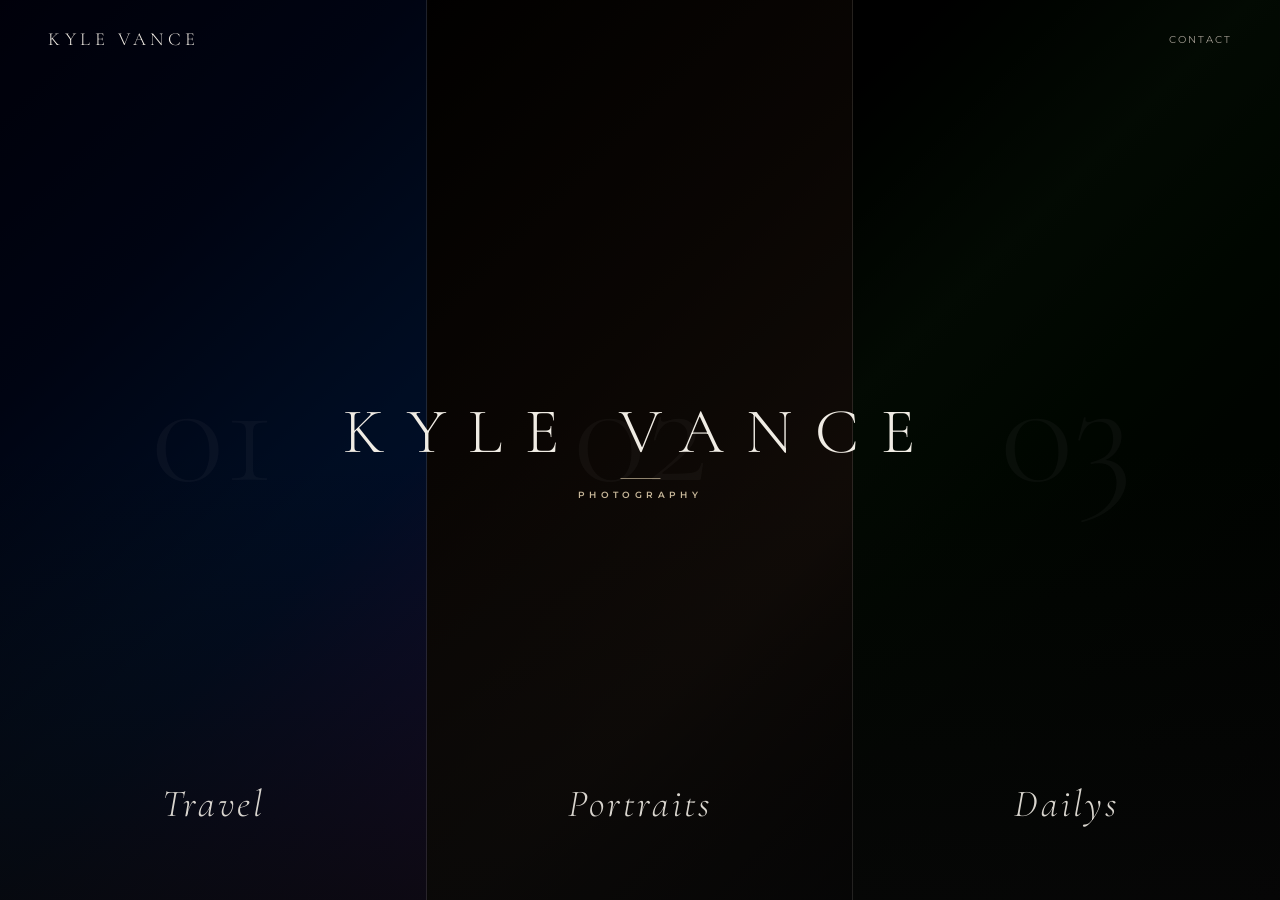
<file: index.html>
<!DOCTYPE html>
<html lang="en">
<head>
  <meta charset="UTF-8" />
  <meta name="viewport" content="width=device-width, initial-scale=1.0" />
  <title>Kyle Vance — Photography</title>
  <link rel="preconnect" href="https://fonts.googleapis.com">
  <link href="https://fonts.googleapis.com/css2?family=Cormorant+Garamond:ital,wght@0,300;0,400;1,300&family=Montserrat:wght@200;400;600&display=swap" rel="stylesheet">
  <style>
    *, *::before, *::after { box-sizing: border-box; margin: 0; padding: 0; }

    :root {
      --black: #080808;
      --white: #f0ece4;
      --gray: #a09a90;
      --accent: #c8b89a;
      --panel-transition: 0.6s cubic-bezier(0.77, 0, 0.175, 1);
    }

    html, body {
      height: 100%;
      background: var(--black);
      color: var(--white);
      font-family: 'Montserrat', sans-serif;
      overflow: hidden;
    }

    /* ── NAV ── */
    nav {
      position: fixed;
      top: 0; left: 0; right: 0;
      z-index: 100;
      display: flex;
      justify-content: space-between;
      align-items: center;
      padding: 28px 48px;
      mix-blend-mode: normal;
    }

    .nav-logo {
      font-family: 'Cormorant Garamond', serif;
      font-size: 1.15rem;
      font-weight: 300;
      letter-spacing: 0.25em;
      text-transform: uppercase;
      color: var(--white);
      text-decoration: none;
      opacity: 0;
      animation: fadeIn 1.2s 0.3s forwards;
    }

    .nav-contact {
      font-size: 0.62rem;
      font-weight: 400;
      letter-spacing: 0.2em;
      text-transform: uppercase;
      color: var(--gray);
      text-decoration: none;
      transition: color 0.3s;
      opacity: 0;
      animation: fadeIn 1.2s 0.5s forwards;
    }

    .nav-contact:hover { color: var(--white); }

    /* ── PANELS ── */
    .panels {
      display: flex;
      height: 100vh;
      width: 100%;
    }

    .panel {
      position: relative;
      flex: 1;
      overflow: hidden;
      cursor: pointer;
      transition: flex var(--panel-transition);
    }

    .panels:hover .panel { flex: 0.6; }
    .panels:hover .panel:hover { flex: 1.8; }

    .panel-bg {
      position: absolute;
      inset: 0;
      background-size: cover;
      background-position: center;
      transition: transform var(--panel-transition), filter var(--panel-transition);
      filter: brightness(0.45) contrast(1.1);
    }

    .panel:hover .panel-bg {
      transform: scale(1.04);
      filter: brightness(0.55) contrast(1.05);
    }

    /* Gradient overlays per panel */
    .panel::after {
      content: '';
      position: absolute;
      inset: 0;
      background: linear-gradient(to top, rgba(8,8,8,0.75) 0%, transparent 50%);
      pointer-events: none;
      z-index: 1;
    }

    /* Dividers */
    .panel:not(:last-child)::before {
      content: '';
      position: absolute;
      top: 0; right: 0;
      width: 1px;
      height: 100%;
      background: rgba(240,236,228,0.12);
      z-index: 10;
    }

    /* Placeholder gradient backgrounds (swap with real images) */
    #panel-travel .panel-bg {
      background-image:
        linear-gradient(135deg, #1a1a2e 0%, #16213e 30%, #0f3460 60%, #533483 100%);
    }

    #panel-portraits .panel-bg {
      background-image:
        linear-gradient(135deg, #1c1a18 0%, #2d2520 40%, #3d3028 70%, #1c1a18 100%);
    }

    #panel-dailys .panel-bg {
      background-image:
        linear-gradient(135deg, #141414 0%, #1f2d1f 30%, #162216 60%, #0d1a0d 100%);
    }

    /* Panel label */
    .panel-label {
      position: absolute;
      bottom: 52px;
      left: 0; right: 0;
      text-align: center;
      z-index: 2;
      transform: translateY(8px);
      transition: transform 0.5s cubic-bezier(0.25, 0.46, 0.45, 0.94);
    }

    .panel:hover .panel-label { transform: translateY(0); }

    .panel-label h2 {
      font-family: 'Cormorant Garamond', serif;
      font-size: clamp(1.6rem, 3vw, 2.6rem);
      font-weight: 300;
      font-style: italic;
      letter-spacing: 0.08em;
      color: var(--white);
      opacity: 0.9;
      margin-bottom: 10px;
    }

    .panel-label .panel-cta {
      display: inline-block;
      font-size: 0.58rem;
      font-weight: 600;
      letter-spacing: 0.3em;
      text-transform: uppercase;
      color: var(--accent);
      opacity: 0;
      transform: translateY(6px);
      transition: opacity 0.4s 0.1s, transform 0.4s 0.1s;
    }

    .panel:hover .panel-cta {
      opacity: 1;
      transform: translateY(0);
    }

    /* Panel number */
    .panel-num {
      position: absolute;
      top: 50%;
      left: 50%;
      transform: translate(-50%, -60%);
      z-index: 2;
      font-family: 'Cormorant Garamond', serif;
      font-size: clamp(5rem, 12vw, 10rem);
      font-weight: 300;
      color: rgba(240,236,228,0.04);
      pointer-events: none;
      transition: opacity 0.4s;
    }

    .panel:hover .panel-num { opacity: 0; }

    /* Entry animation */
    .panel {
      opacity: 0;
      animation: panelReveal 1s forwards;
    }
    #panel-travel   { animation-delay: 0.1s; }
    #panel-portraits{ animation-delay: 0.25s; }
    #panel-dailys   { animation-delay: 0.4s; }

    @keyframes panelReveal {
      from { opacity: 0; transform: scaleY(0.97); }
      to   { opacity: 1; transform: scaleY(1); }
    }

    @keyframes fadeIn {
      to { opacity: 1; }
    }

    /* Center wordmark */
    .wordmark {
      position: fixed;
      top: 50%;
      left: 50%;
      transform: translate(-50%, -50%);
      z-index: 50;
      text-align: center;
      pointer-events: none;
      opacity: 0;
      animation: wordmarkReveal 1.4s 0.6s forwards;
    }

    .wordmark h1 {
      font-family: 'Cormorant Garamond', serif;
      font-weight: 300;
      font-size: clamp(2rem, 5vw, 4rem);
      letter-spacing: 0.35em;
      text-transform: uppercase;
      color: var(--white);
      line-height: 1;
    }

    .wordmark .subtitle {
      margin-top: 10px;
      font-size: 0.55rem;
      font-weight: 600;
      letter-spacing: 0.5em;
      text-transform: uppercase;
      color: var(--accent);
    }

    .wordmark-line {
      width: 40px;
      height: 1px;
      background: var(--accent);
      margin: 14px auto 10px;
      opacity: 0.7;
    }

    @keyframes wordmarkReveal {
      from { opacity: 0; transform: translate(-50%, calc(-50% + 12px)); }
      to   { opacity: 1; transform: translate(-50%, -50%); }
    }

    /* Fade wordmark on hover */
    .panels:hover ~ .wordmark,
    .panels:has(.panel:hover) + .wordmark {
      opacity: 0 !important;
      animation: none;
    }

    /* Mobile */
    @media (max-width: 700px) {
      html, body { overflow: auto; }
      .panels { flex-direction: column; height: auto; }
      .panel { flex: none !important; height: 33.33vh; min-height: 200px; }
      .panels:hover .panel, .panels:hover .panel:hover { flex: none; }
      nav { padding: 20px 24px; }
      .wordmark { display: none; }
    }
  </style>
</head>
<body>

  <nav>
    <a class="nav-logo" href="index.html">Kyle Vance</a>
    <a class="nav-contact" href="contact.html">Contact</a>
  </nav>

  <div class="panels">

    <div class="panel" id="panel-travel" onclick="location.href='travel/index.html'">
      <div class="panel-bg"></div>
      <div class="panel-num">01</div>
      <div class="panel-label">
        <h2>Travel</h2>
        <span class="panel-cta">View Series →</span>
      </div>
    </div>

    <div class="panel" id="panel-portraits" onclick="location.href='portraits/index.html'">
      <div class="panel-bg"></div>
      <div class="panel-num">02</div>
      <div class="panel-label">
        <h2>Portraits</h2>
        <span class="panel-cta">View Series →</span>
      </div>
    </div>

    <div class="panel" id="panel-dailys" onclick="location.href='dailys/index.html'">
      <div class="panel-bg"></div>
      <div class="panel-num">03</div>
      <div class="panel-label">
        <h2>Dailys</h2>
        <span class="panel-cta">View Series →</span>
      </div>
    </div>

  </div>

  <div class="wordmark">
    <h1>Kyle Vance</h1>
    <div class="wordmark-line"></div>
    <p class="subtitle">Photography</p>
  </div>

</body>
</html>
</file>
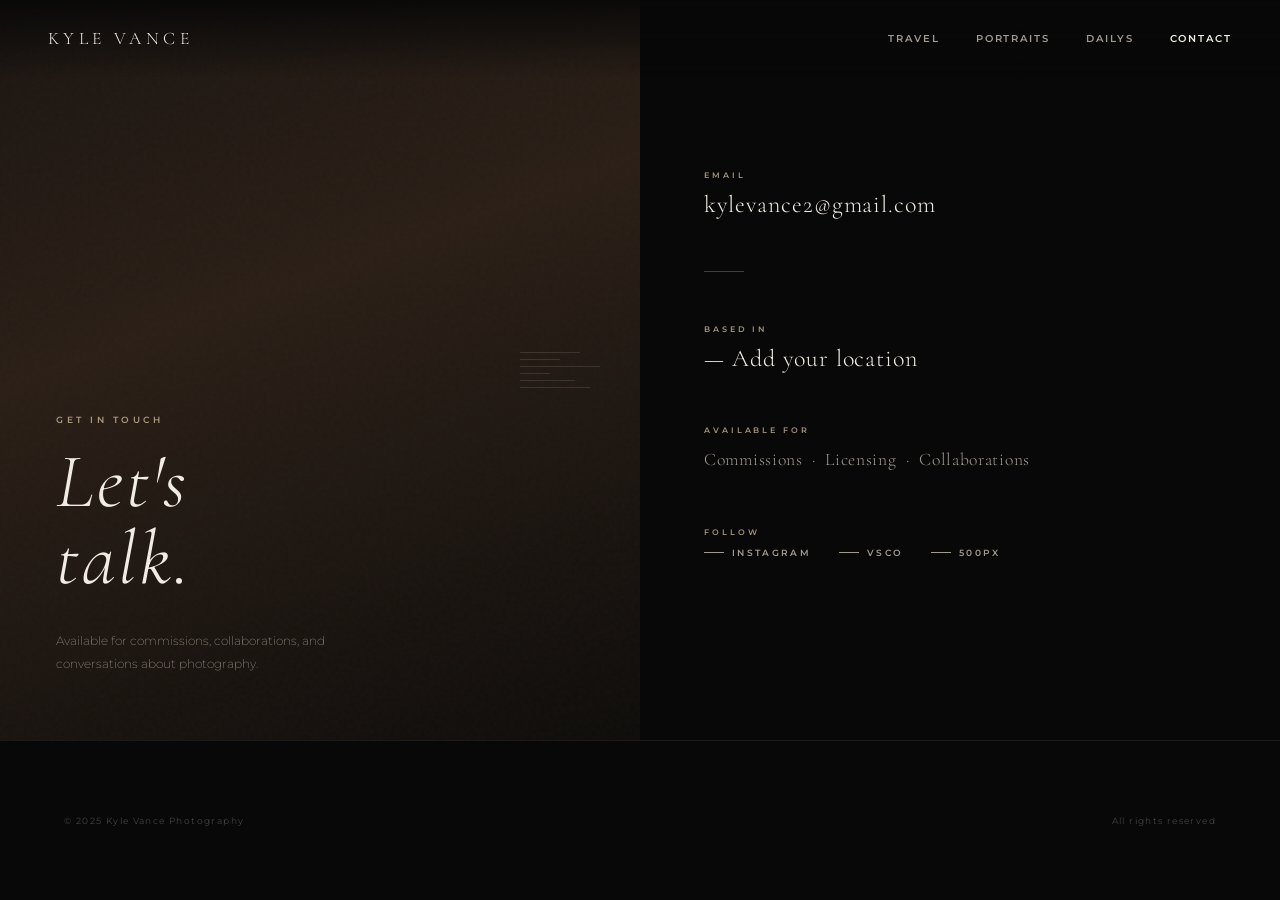
<file: contact.html>
<!DOCTYPE html>
<html lang="en">
<head>
  <meta charset="UTF-8" />
  <meta name="viewport" content="width=device-width, initial-scale=1.0" />
  <title>Contact — Kyle Vance Photography</title>
  <link rel="preconnect" href="https://fonts.googleapis.com">
  <link href="https://fonts.googleapis.com/css2?family=Cormorant+Garamond:ital,wght@0,300;0,400;1,300&family=Montserrat:wght@200;400;600&display=swap" rel="stylesheet">
  <style>
    *, *::before, *::after { box-sizing: border-box; margin: 0; padding: 0; }

    :root {
      --black: #080808;
      --white: #f0ece4;
      --gray: #a09a90;
      --accent: #c8b89a;
      --dim: #141210;
    }

    html, body {
      min-height: 100vh;
      background: var(--black);
      color: var(--white);
      font-family: 'Montserrat', sans-serif;
    }

    nav {
      position: fixed;
      top: 0; left: 0; right: 0;
      z-index: 100;
      display: flex;
      justify-content: space-between;
      align-items: center;
      padding: 28px 48px;
      background: linear-gradient(to bottom, rgba(8,8,8,0.9) 0%, transparent 100%);
    }

    .nav-logo {
      font-family: 'Cormorant Garamond', serif;
      font-size: 1.1rem;
      font-weight: 300;
      letter-spacing: 0.25em;
      text-transform: uppercase;
      color: var(--white);
      text-decoration: none;
    }

    .nav-links {
      display: flex;
      gap: 36px;
    }

    .nav-links a {
      font-size: 0.6rem;
      font-weight: 600;
      letter-spacing: 0.2em;
      text-transform: uppercase;
      color: var(--gray);
      text-decoration: none;
      transition: color 0.3s;
    }

    .nav-links a:hover,
    .nav-links a.active { color: var(--white); }

    /* ── LAYOUT ── */
    .contact-page {
      min-height: 100vh;
      display: grid;
      grid-template-columns: 1fr 1fr;
    }

    /* Left: decorative */
    .contact-left {
      position: relative;
      overflow: hidden;
      background: var(--dim);
      min-height: 50vh;
    }

    .contact-left-bg {
      position: absolute;
      inset: 0;
      background: linear-gradient(160deg, #1a1410 0%, #2a1e16 40%, #0e0c0a 100%);
    }

    .contact-left-noise {
      position: absolute;
      inset: 0;
      background-image: url("data:image/svg+xml,%3Csvg viewBox='0 0 200 200' xmlns='http://www.w3.org/2000/svg'%3E%3Cfilter id='n'%3E%3CfeTurbulence type='fractalNoise' baseFrequency='0.75' numOctaves='4' stitchTiles='stitch'/%3E%3C/filter%3E%3Crect width='100%25' height='100%25' filter='url(%23n)' opacity='0.06'/%3E%3C/svg%3E");
      opacity: 0.4;
    }

    .contact-left-content {
      position: relative;
      z-index: 2;
      height: 100%;
      display: flex;
      flex-direction: column;
      justify-content: flex-end;
      padding: 64px 56px;
    }

    .contact-left-content .eyebrow {
      font-size: 0.55rem;
      font-weight: 600;
      letter-spacing: 0.4em;
      text-transform: uppercase;
      color: var(--accent);
      margin-bottom: 16px;
      opacity: 0.8;
    }

    .contact-left-content h1 {
      font-family: 'Cormorant Garamond', serif;
      font-weight: 300;
      font-style: italic;
      font-size: clamp(3rem, 6vw, 5.5rem);
      letter-spacing: 0.04em;
      line-height: 1;
      color: var(--white);
      margin-bottom: 32px;
    }

    .contact-left-content p {
      font-size: 0.72rem;
      font-weight: 200;
      line-height: 2;
      color: var(--gray);
      max-width: 320px;
    }

    /* Decorative lines */
    .deco-lines {
      position: absolute;
      top: 50%;
      right: 40px;
      transform: translateY(-50%);
      display: flex;
      flex-direction: column;
      gap: 6px;
      opacity: 0.12;
    }

    .deco-lines span {
      display: block;
      height: 1px;
      background: var(--white);
    }

    /* Right: info */
    .contact-right {
      padding: 120px 64px 80px;
      display: flex;
      flex-direction: column;
      justify-content: center;
    }

    .contact-block {
      margin-bottom: 52px;
      opacity: 0;
      transform: translateY(16px);
      animation: blockIn 0.7s forwards;
    }

    .contact-block:nth-child(1) { animation-delay: 0.2s; }
    .contact-block:nth-child(2) { animation-delay: 0.35s; }
    .contact-block:nth-child(3) { animation-delay: 0.5s; }
    .contact-block:nth-child(4) { animation-delay: 0.65s; }

    @keyframes blockIn {
      to { opacity: 1; transform: translateY(0); }
    }

    .contact-block .block-label {
      font-size: 0.52rem;
      font-weight: 600;
      letter-spacing: 0.35em;
      text-transform: uppercase;
      color: var(--accent);
      margin-bottom: 10px;
      opacity: 0.8;
    }

    .contact-block .block-value {
      font-family: 'Cormorant Garamond', serif;
      font-size: 1.5rem;
      font-weight: 300;
      letter-spacing: 0.04em;
      color: var(--white);
    }

    .contact-block a.block-value {
      text-decoration: none;
      transition: color 0.3s;
    }

    .contact-block a.block-value:hover { color: var(--accent); }

    .contact-divider {
      width: 40px;
      height: 1px;
      background: rgba(200,184,154,0.3);
      margin-bottom: 52px;
    }

    /* Social row */
    .social-row {
      display: flex;
      gap: 28px;
      margin-top: 8px;
      opacity: 0;
      animation: blockIn 0.7s 0.75s forwards;
    }

    .social-link {
      font-size: 0.58rem;
      font-weight: 600;
      letter-spacing: 0.25em;
      text-transform: uppercase;
      color: var(--gray);
      text-decoration: none;
      transition: color 0.3s;
      display: flex;
      align-items: center;
      gap: 8px;
    }

    .social-link::before {
      content: '';
      display: block;
      width: 20px;
      height: 1px;
      background: currentColor;
      transition: width 0.3s;
    }

    .social-link:hover { color: var(--white); }
    .social-link:hover::before { width: 30px; }

    footer {
      grid-column: 1 / -1;
      border-top: 1px solid rgba(240,236,228,0.08);
      padding: 24px 64px;
      display: flex;
      justify-content: space-between;
      align-items: center;
    }

    footer p {
      font-size: 0.58rem;
      letter-spacing: 0.15em;
      color: rgba(160,154,144,0.4);
    }

    @media (max-width: 800px) {
      .contact-page { grid-template-columns: 1fr; }
      .contact-left { min-height: 40vh; }
      .contact-left-content { padding: 40px 32px; }
      .contact-right { padding: 56px 32px 64px; }
      nav { padding: 20px 24px; }
      footer { padding: 24px 32px; }
    }
  </style>
</head>
<body>

  <nav>
    <a class="nav-logo" href="index.html">Kyle Vance</a>
    <div class="nav-links">
      <a href="travel/index.html">Travel</a>
      <a href="portraits/index.html">Portraits</a>
      <a href="dailys/index.html">Dailys</a>
      <a href="contact.html" class="active">Contact</a>
    </div>
  </nav>

  <div class="contact-page">

    <div class="contact-left">
      <div class="contact-left-bg"></div>
      <div class="contact-left-noise"></div>
      <div class="deco-lines">
        <span style="width:60px"></span>
        <span style="width:40px"></span>
        <span style="width:80px"></span>
        <span style="width:30px"></span>
        <span style="width:55px"></span>
        <span style="width:70px"></span>
      </div>
      <div class="contact-left-content">
        <p class="eyebrow">Get in touch</p>
        <h1>Let's<br>talk.</h1>
        <p>Available for commissions, collaborations, and conversations about photography.</p>
      </div>
    </div>

    <div class="contact-right">

      <div class="contact-block">
        <p class="block-label">Email</p>
        <a class="block-value" href="mailto:kylevance2@gmail.com">kylevance2@gmail.com</a>
      </div>

      <div class="contact-divider"></div>

      <div class="contact-block">
        <p class="block-label">Based in</p>
        <p class="block-value">— Add your location</p>
      </div>

      <div class="contact-block">
        <p class="block-label">Available for</p>
        <p class="block-value" style="font-size:1.1rem; line-height:1.7; color: var(--gray);">
          Commissions &nbsp;·&nbsp; Licensing &nbsp;·&nbsp; Collaborations
        </p>
      </div>

      <div class="contact-block">
        <p class="block-label">Follow</p>
        <div class="social-row">
          <!-- Update these href links with your actual profiles -->
          <a class="social-link" href="#" target="_blank">Instagram</a>
          <a class="social-link" href="#" target="_blank">VSCO</a>
          <a class="social-link" href="#" target="_blank">500px</a>
        </div>
      </div>

    </div>

    <footer>
      <p>© 2025 Kyle Vance Photography</p>
      <p>All rights reserved</p>
    </footer>

  </div>

</body>
</html>
</file>
